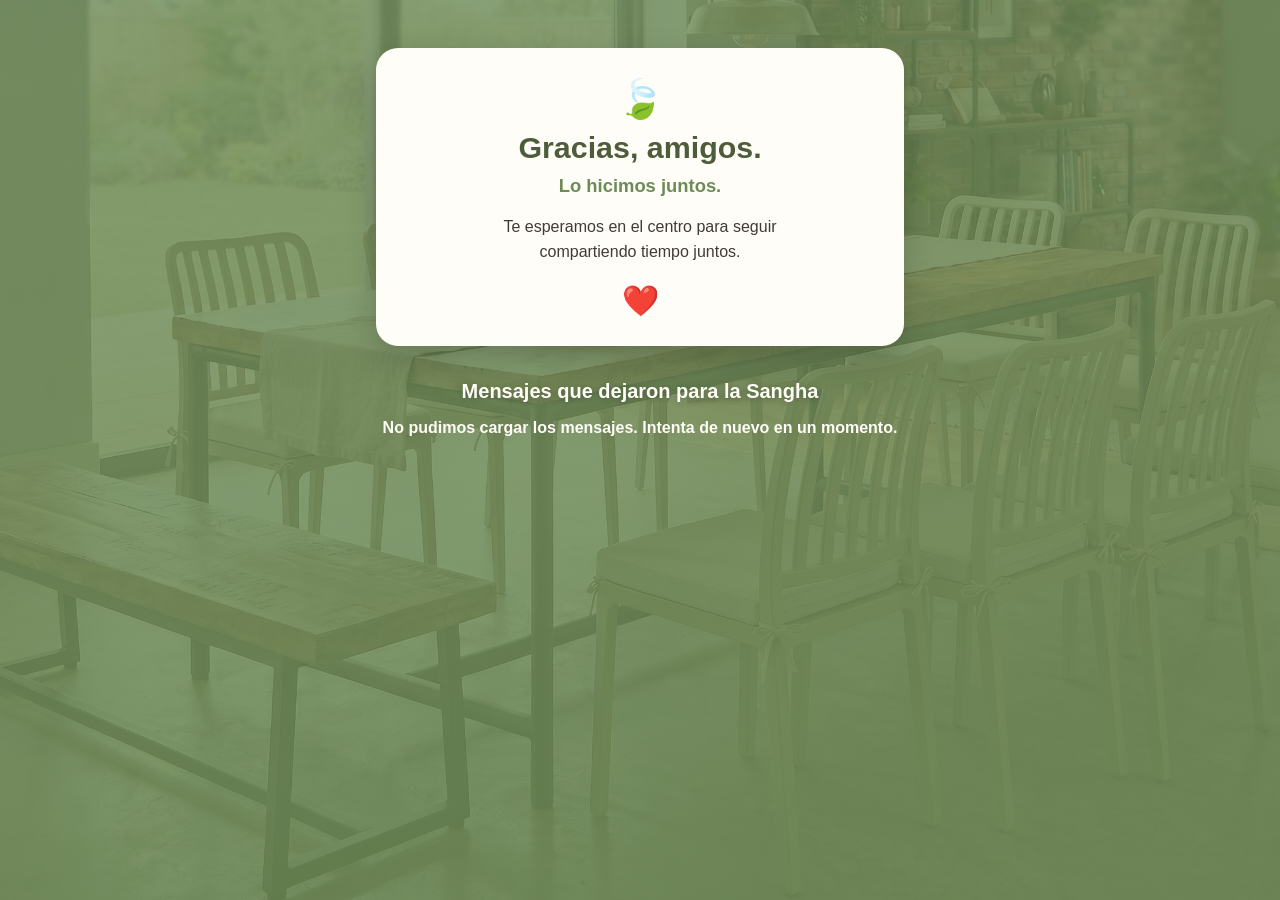
<file: index.html>
<!DOCTYPE html>
<html lang="es">

<head>

    <meta charset="UTF-8">
    <meta name="viewport" content="width=device-width, initial-scale=1.0">

    <title>Gracias, amigos — Comedor Sangha</title>

    <link rel="stylesheet" href="cierre.css">

</head>

<body>

    <main class="cierre">

        <section class="tarjeta-gracias">

            <div class="hoja">🍃</div>

            <h1>Gracias, amigos.</h1>

            <p class="lema">Lo hicimos juntos.</p>

            <p class="texto">
                Te esperamos en el centro para seguir compartiendo tiempo juntos.
            </p>

            <div class="corazon">❤️</div>

        </section>

        <h2 class="titulo-mensajes">Mensajes que dejaron para la Sangha</h2>

        <section id="listaMensajes" class="lista-mensajes" aria-live="polite">
            <p class="estado">Cargando mensajes…</p>
        </section>

    </main>

    <script src="cierre.js"></script>

</body>

</html>
</file>
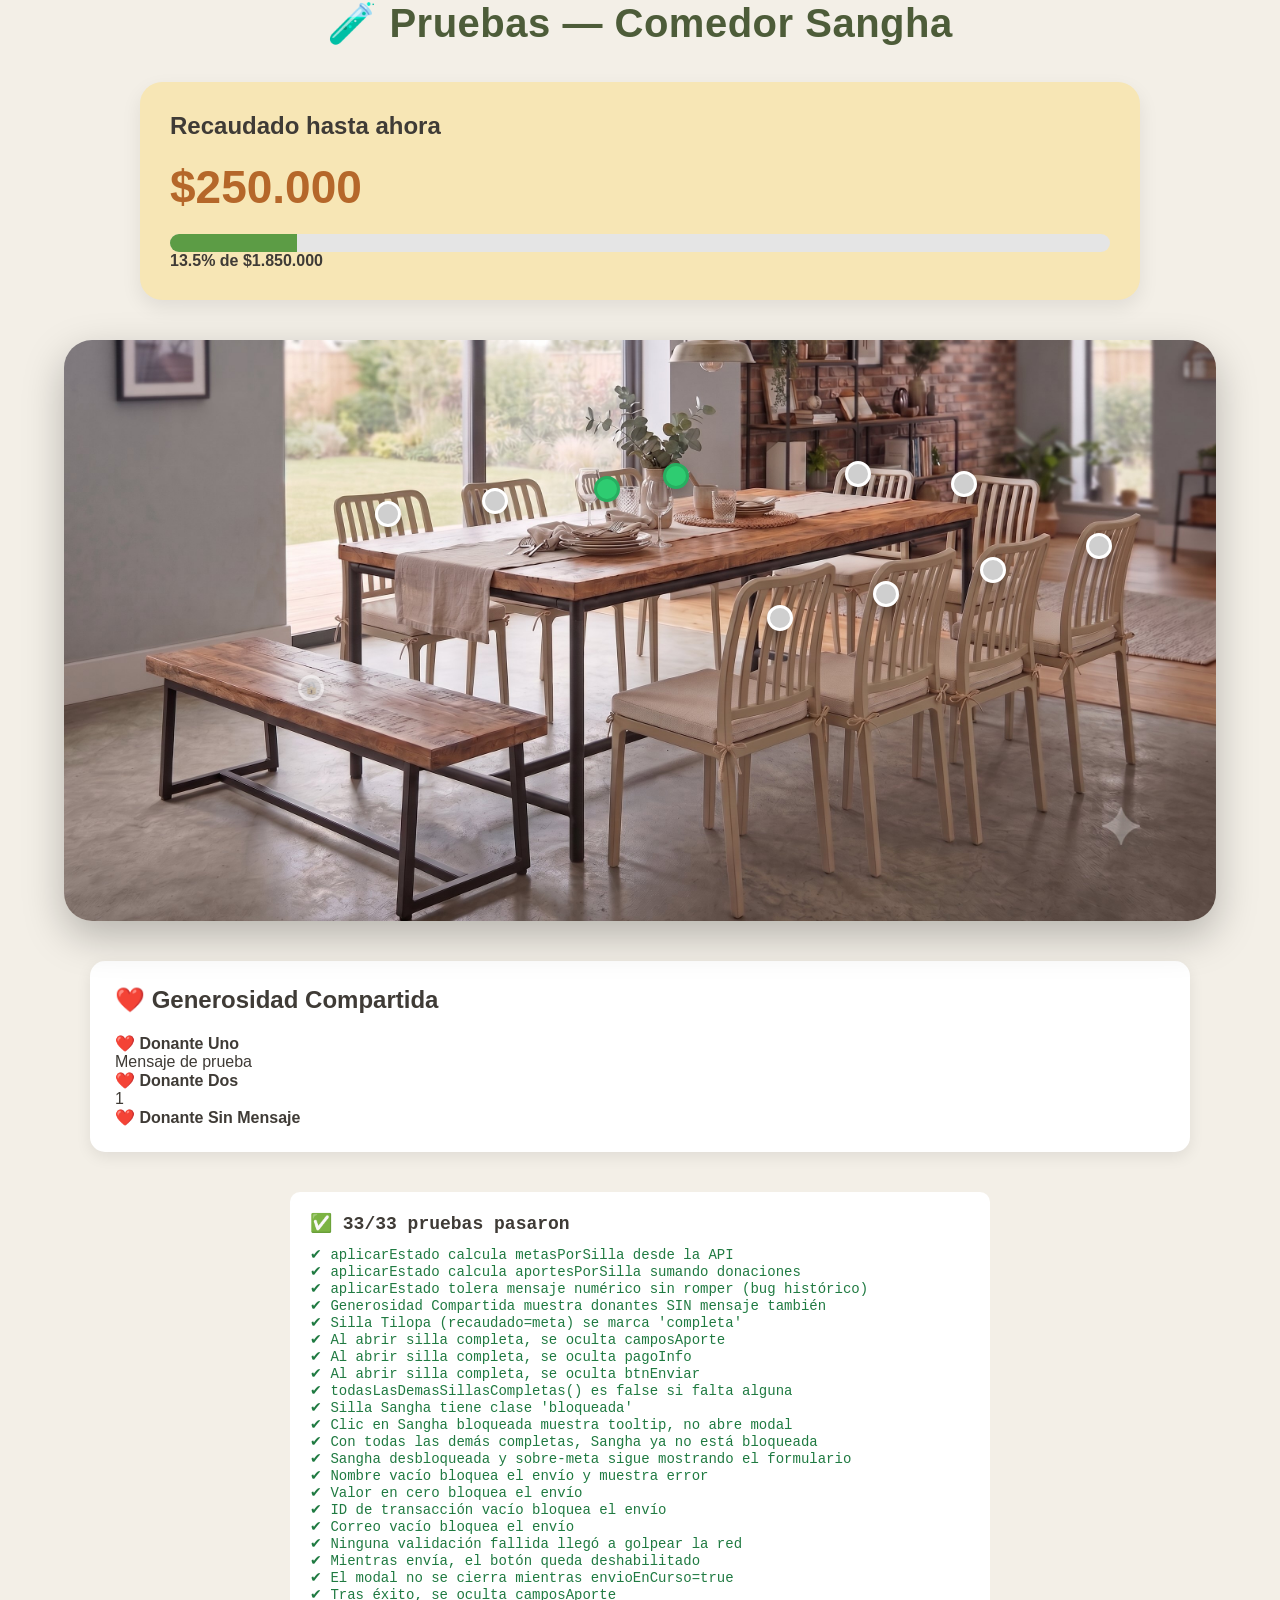
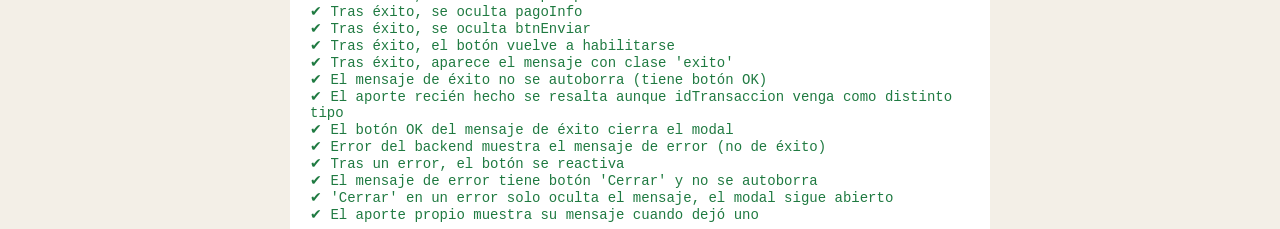
<file: tests.html>
<!DOCTYPE html>
<html lang="es">

<head>

    <meta charset="UTF-8">
    <title>Pruebas — Comedor Sangha</title>

    <link rel="stylesheet" href="styles.css">

    <style>
        #resultadosPruebas{
            max-width:700px;
            margin:20px auto;
            font-family:monospace;
            font-size:14px;
            background:white;
            padding:20px;
            border-radius:10px;
        }
        .prueba-ok{ color:#1f7a41; }
        .prueba-fail{ color:#a3312a; font-weight:bold; }
        #resumenPruebas{
            font-size:18px;
            font-weight:bold;
            margin-bottom:12px;
        }
    </style>

</head>

<body>

    <div id="overlayCargaPagina" class="overlay-carga-pagina visible">
        <div class="spinner-grande"></div>
    </div>

    <header>
        <h1>🧪 Pruebas — Comedor Sangha</h1>
    </header>

    <section class="resumen">
        <h2>Recaudado hasta ahora</h2>
        <div id="dineroTotal" class="dinero">$0</div>
        <div class="barra"><div id="barraProgreso" class="barra-interna"></div></div>
        <div id="porcentajeGeneral">0% de $1.850.000</div>
    </section>

    <main id="contenedorComedor" class="contenedor-comedor">
        <img src="assets/comedor.jpg" class="foto-comedor" alt="Comedor">
        <div id="chairLayer"></div>
    </main>

    <div id="modal" class="modal">
        <div class="modal-card">
            <div class="modal-cabecera">
                <span id="cerrarModal" class="cerrar">&times;</span>
                <h2 id="tituloModal"></h2>
            </div>
            <div id="modalCuerpo" class="modal-cuerpo">
                <div id="mensajeEstado" class="mensaje-estado"></div>
                <p id="textoModal"></p>
                <div id="listaAportesModal" class="lista-aportes-modal"></div>
                <div id="pagoInfo" class="pago-info">
                    <img src="assets/qr-brebe-cowfundingmde.jpeg" alt="QR" class="qr-pago">
                    <div class="datos-pago">
                        <span class="llave-etiqueta">Llave Bre-B</span>
                        <span class="llave-pago">@cowfundingmde</span>
                        <p class="descripcion-pago">Escanea el QR o copia la llave.</p>
                    </div>
                </div>
                <div id="camposAporte">
                    <input id="nombre" type="text" placeholder="Tu nombre *" required>
                    <input id="valor" type="number" placeholder="Valor del aporte (COP) *" required>
                    <textarea id="mensaje" placeholder="Mensaje (opcional)"></textarea>
                    <input id="idTransaccion" type="text" placeholder="ID de la transacción *" required>
                    <input id="email" type="email" placeholder="Tu correo *" required>
                </div>
            </div>
            <button id="btnEnviar">❤️ Reservar aporte</button>
            <div id="overlayCarga" class="overlay-carga"><div class="spinner-grande"></div></div>
        </div>
    </div>

    <section class="generosidad">
        <h2>❤️ Generosidad Compartida</h2>
        <div id="listaDonantes">Aún no hay aportes registrados.</div>
    </section>

    <div id="resultadosPruebas">Cargando pruebas...</div>

    <script>
        // ===============================
        // MOCK DE fetch — evita llamadas reales a Apps Script.
        // Las pruebas configuran window.__mockPost antes de simular un envío.
        // ===============================

        window.__mockEstadoInicial = {
            recaudado: 250000,
            meta: 1850000,
            metas: {
                "Silla Tilopa": 125000,
                "Silla Naropa": 125000,
                "Silla Saraha": 125000,
                "Silla Nagarjuna": 125000,
                "Silla Virupa": 125000,
                "Silla Kanhapa": 125000,
                "Silla Kukuripa": 125000,
                "Silla Lakshminkara": 125000,
                "Silla Sukhasiddhi": 125000,
                "Silla Niguma": 125000,
                "Silla Sangha": 600000
            },
            donaciones: [
                { silla:"Silla Tilopa", nombre:"Donante Uno", valor:125000, idTransaccion:"AAA1", mensaje:"Mensaje de prueba", email:"uno@test.com" },
                { silla:"Silla Naropa", nombre:"Donante Dos", valor:125000, idTransaccion:12345, mensaje:1, email:"dos@test.com" },
                { silla:"Silla Saraha", nombre:"Donante Sin Mensaje", valor:1000, idTransaccion:"AAA3", mensaje:"", email:"tres@test.com" }
            ]
        };

        window.__mockPost = null; // las pruebas lo asignan antes de simular btnEnviar.click()

        window.__llamadasFetch = [];

        window.fetch = function(url, opciones){
            window.__llamadasFetch.push({ url, opciones });

            const esPost = opciones && opciones.method === "POST";

            if (!esPost) {
                return Promise.resolve({
                    json: () => Promise.resolve(window.__mockEstadoInicial),
                    text: () => Promise.resolve(JSON.stringify(window.__mockEstadoInicial))
                });
            }

            const respuesta = window.__mockPost || { ok: true, mensaje: "Reserva registrada correctamente" };

            // Demora artificial para poder probar el estado "enviando..." de forma confiable
            return new Promise(resolve => {
                setTimeout(() => {
                    resolve({
                        text: () => Promise.resolve(JSON.stringify(respuesta))
                    });
                }, 200);
            });
        };
    </script>

    <script src="data.js"></script>
    <script src="script.js"></script>

    <script>
        // ===============================
        // ARNÉS DE PRUEBAS (sin dependencias externas)
        // ===============================

        const resultados = [];

        function assert(nombre, condicion, detalle){
            resultados.push({ nombre, ok: !!condicion, detalle: detalle || "" });
        }

        function chairPorNombre(nombre){
            return Array.from(document.querySelectorAll(".chair"))
                .find(c => c.querySelector("span").textContent === nombre);
        }

        function llenarCampos(datos){
            document.getElementById("nombre").value = datos.nombre || "";
            document.getElementById("valor").value = datos.valor || "";
            document.getElementById("mensaje").value = datos.mensaje || "";
            document.getElementById("idTransaccion").value = datos.idTransaccion || "";
            document.getElementById("email").value = datos.email || "";
        }

        function esperar(ms){
            return new Promise(r => setTimeout(r, ms));
        }

        async function correrPruebas(){

            // Esperamos a que cargue el estado inicial (mock, instantáneo pero async)
            await esperar(300);

            // ---- 1. aplicarEstado pobló correctamente los mapas ----
            assert(
                "aplicarEstado calcula metasPorSilla desde la API",
                metasPorSilla["Silla Tilopa"] === 125000 && metasPorSilla["Silla Sangha"] === 600000,
                JSON.stringify(metasPorSilla)
            );

            assert(
                "aplicarEstado calcula aportesPorSilla sumando donaciones",
                aportesPorSilla["Silla Tilopa"] === 125000 && aportesPorSilla["Silla Naropa"] === 125000,
                JSON.stringify(aportesPorSilla)
            );

            assert(
                "aplicarEstado tolera mensaje numérico sin romper (bug histórico)",
                document.getElementById("dineroTotal").textContent.includes("250.000"),
                document.getElementById("dineroTotal").textContent
            );

            assert(
                "Generosidad Compartida muestra donantes SIN mensaje también",
                document.getElementById("listaDonantes").innerHTML.includes("Donante Sin Mensaje"),
                document.getElementById("listaDonantes").innerHTML
            );

            // ---- 2. Silla completa oculta form/QR/botón ----
            const tilopa = chairPorNombre("Silla Tilopa");
            assert("Silla Tilopa (recaudado=meta) se marca 'completa'", tilopa.classList.contains("completa"));

            tilopa.click();
            assert("Al abrir silla completa, se oculta camposAporte", camposAporte.style.display === "none");
            assert("Al abrir silla completa, se oculta pagoInfo", pagoInfo.style.display === "none");
            assert("Al abrir silla completa, se oculta btnEnviar", btnEnviar.style.display === "none");
            cerrarModalCompleto();

            // ---- 3. Silla Sangha bloqueada mientras no todas las demás estén completas ----
            assert(
                "todasLasDemasSillasCompletas() es false si falta alguna",
                todasLasDemasSillasCompletas() === false
            );

            const sangha = chairPorNombre("Silla Sangha");
            assert("Silla Sangha tiene clase 'bloqueada'", sangha.classList.contains("bloqueada"));

            sangha.click();
            assert(
                "Clic en Sangha bloqueada muestra tooltip, no abre modal",
                document.querySelector(".sangha-tooltip") !== null && modal.style.display !== "flex"
            );
            cerrarTooltipSangha();

            // ---- 4. Silla Sangha desbloqueada nunca oculta el formulario, sin límite ----
            chairs.forEach(c => {
                if (c.nombre !== "Silla Sangha") aportesPorSilla[c.nombre] = metasPorSilla[c.nombre];
            });
            aportesPorSilla["Silla Sangha"] = 5000000; // muy por encima de su meta
            dibujarSillas();

            assert(
                "Con todas las demás completas, Sangha ya no está bloqueada",
                todasLasDemasSillasCompletas() === true
            );

            const sanghaDesbloqueada = chairPorNombre("Silla Sangha");
            sanghaDesbloqueada.click();
            assert(
                "Sangha desbloqueada y sobre-meta sigue mostrando el formulario",
                camposAporte.style.display === "block" && btnEnviar.style.display === "block"
            );
            cerrarModalCompleto();

            // ---- 5. Validaciones del formulario (sin llamar a fetch) ----
            const llamadasAntes = window.__llamadasFetch.length;

            const saraha = chairPorNombre("Silla Saraha");
            saraha.click();

            llenarCampos({ nombre:"", valor:"1000", idTransaccion:"X", email:"a@a.com" });
            btnEnviar.click();
            assert(
                "Nombre vacío bloquea el envío y muestra error",
                mensajeEstado.className.includes("error") && mensajeEstado.textContent.includes("nombre")
            );

            llenarCampos({ nombre:"Ana", valor:"0", idTransaccion:"X", email:"a@a.com" });
            btnEnviar.click();
            assert(
                "Valor en cero bloquea el envío",
                mensajeEstado.className.includes("error") && mensajeEstado.textContent.includes("valor")
            );

            llenarCampos({ nombre:"Ana", valor:"1000", idTransaccion:"", email:"a@a.com" });
            btnEnviar.click();
            assert(
                "ID de transacción vacío bloquea el envío",
                mensajeEstado.className.includes("error") && mensajeEstado.textContent.includes("transacción")
            );

            llenarCampos({ nombre:"Ana", valor:"1000", idTransaccion:"X", email:"" });
            btnEnviar.click();
            assert(
                "Correo vacío bloquea el envío",
                mensajeEstado.className.includes("error") && mensajeEstado.textContent.includes("correo")
            );

            assert(
                "Ninguna validación fallida llegó a golpear la red",
                window.__llamadasFetch.length === llamadasAntes
            );

            // ---- 6. Envío exitoso: oculta form/QR/botón, sube el scroll, resalta el aporte propio ----
            window.__mockPost = Object.assign({
                ok: true,
                mensaje: "Reserva registrada correctamente"
            }, window.__mockEstadoInicial, {
                recaudado: 251000,
                donaciones: window.__mockEstadoInicial.donaciones.concat([{
                    silla: "Silla Saraha",
                    nombre: "Ana",
                    valor: 1000,
                    idTransaccion: "99999999", // simula lo que Sheets guardaría como texto
                    mensaje: "",
                    email: "a@a.com"
                }])
            });

            llenarCampos({ nombre:"Ana", valor:"1000", idTransaccion:"99999999", email:"a@a.com" });
            btnEnviar.click();

            await esperar(50);
            assert("Mientras envía, el botón queda deshabilitado", btnEnviar.disabled === true);

            // Intento de cierre durante el envío: no debe cerrar
            cerrarModalCompleto();
            assert("El modal no se cierra mientras envioEnCurso=true", modal.style.display === "flex");

            await esperar(400);

            assert("Tras éxito, se oculta camposAporte", camposAporte.style.display === "none");
            assert("Tras éxito, se oculta pagoInfo", pagoInfo.style.display === "none");
            assert("Tras éxito, se oculta btnEnviar", btnEnviar.style.display === "none");
            assert("Tras éxito, el botón vuelve a habilitarse", btnEnviar.disabled === false);
            assert("Tras éxito, aparece el mensaje con clase 'exito'", mensajeEstado.className.includes("exito"));
            assert("El mensaje de éxito no se autoborra (tiene botón OK)", !!document.querySelector(".btn-ok-mensaje"));

            const propio = document.querySelector(".item-donacion.aporte-propio");
            assert(
                "El aporte recién hecho se resalta aunque idTransaccion venga como distinto tipo",
                propio !== null && propio.textContent.includes("¡Tu aporte!")
            );

            // El OK debe cerrar el modal completo
            document.querySelector(".btn-ok-mensaje").click();
            assert("El botón OK del mensaje de éxito cierra el modal", modal.style.display === "none");

            // ---- 7. Respuesta de error del backend también refresca el estado ----
            const virupa = chairPorNombre("Silla Virupa");
            virupa.click();

            window.__mockPost = Object.assign({
                ok: false,
                error: "Esta silla ya fue completada por otro amigo. ❤️"
            }, window.__mockEstadoInicial);

            llenarCampos({ nombre:"Ana", valor:"1000", idTransaccion:"Y1", email:"a@a.com" });
            btnEnviar.click();
            await esperar(300);

            assert(
                "Error del backend muestra el mensaje de error (no de éxito)",
                mensajeEstado.className.includes("error")
            );
            assert(
                "Tras un error, el botón se reactiva",
                btnEnviar.disabled === false
            );

            assert(
                "El mensaje de error tiene botón 'Cerrar' y no se autoborra",
                !!document.querySelector(".btn-ok-mensaje") && mensajeEstado.textContent.includes("Cerrar")
            );

            document.querySelector(".btn-ok-mensaje").click();
            assert(
                "'Cerrar' en un error solo oculta el mensaje, el modal sigue abierto",
                mensajeEstado.className === "mensaje-estado" && modal.style.display === "flex"
            );

            cerrarModalCompleto();

            // ---- 8. El aporte propio muestra su mensaje, si dejó uno ----
            ultimoAporteIdTransaccion = "MSG-1";
            estadoDonaciones = [
                { silla:"Silla Naropa", nombre:"Ana", valor:5000, idTransaccion:"MSG-1", mensaje:"Con cariño para la Sangha", email:"a@a.com" }
            ];
            aportesPorSilla["Silla Naropa"] = 5000;

            const naropaConMensaje = chairPorNombre("Silla Naropa");
            naropaConMensaje.click();

            const propioConMensaje = document.querySelector(".item-donacion.aporte-propio");
            assert(
                "El aporte propio muestra su mensaje cuando dejó uno",
                propioConMensaje !== null && propioConMensaje.innerHTML.includes("Con cariño para la Sangha")
            );

            cerrarModalCompleto();

            // ---- Render de resultados ----
            renderResultados();

        }

        function renderResultados(){

            const total = resultados.length;
            const fallidas = resultados.filter(r => !r.ok);
            const contenedor = document.getElementById("resultadosPruebas");

            let html = `<div id="resumenPruebas">${fallidas.length === 0 ? "✅" : "❌"} ${total - fallidas.length}/${total} pruebas pasaron</div>`;

            resultados.forEach(r => {
                html += `<div class="${r.ok ? 'prueba-ok' : 'prueba-fail'}">${r.ok ? "✔" : "✘"} ${r.nombre}${r.ok ? "" : " — " + r.detalle}</div>`;
            });

            contenedor.innerHTML = html;

            console.log(`${total - fallidas.length}/${total} pruebas OK`);
            if (fallidas.length) console.error("Pruebas fallidas:", fallidas);

        }

        correrPruebas();
    </script>

</body>

</html>
</file>
<file: cierre.css>
*{
    margin:0;
    padding:0;
    box-sizing:border-box;
}

body{
    min-height:100vh;
    font-family:'Segoe UI', Tahoma, Geneva, Verdana, sans-serif;
    color:#3f3b36;
    background:
        linear-gradient(rgba(109,139,87,.82), rgba(109,139,87,.88)),
        url("assets/comedor.jpg") center / cover fixed no-repeat;
}

.cierre{
    width:100%;
    max-width:560px;
    margin:0 auto;
    padding:20px 16px 48px;
}

.tarjeta-gracias{
    background:#fffdf7;
    border-radius:22px;
    padding:32px 24px 28px;
    text-align:center;
    box-shadow:0 12px 32px rgba(0,0,0,.18);
}

.hoja{
    font-size:38px;
    line-height:1;
    margin-bottom:12px;
}

.tarjeta-gracias h1{
    font-size:1.9rem;
    color:#4d5c39;
    margin-bottom:10px;
}

.lema{
    font-size:1.15rem;
    font-weight:700;
    color:#6d8b57;
    margin-bottom:18px;
}

.texto{
    font-size:1rem;
    line-height:1.55;
    max-width:340px;
    margin:0 auto 18px;
}

.corazon{
    font-size:30px;
}

.titulo-mensajes{
    margin:34px 8px 16px;
    text-align:center;
    font-size:1.25rem;
    color:#fffdf7;
    text-shadow:0 1px 6px rgba(0,0,0,.25);
}

.lista-mensajes{
    display:flex;
    flex-direction:column;
    gap:14px;
}

.mensaje{
    background:rgba(255,253,247,.94);
    border-radius:16px;
    padding:18px 20px;
    font-style:italic;
    line-height:1.5;
    box-shadow:0 6px 18px rgba(0,0,0,.12);
    overflow-wrap:anywhere;
}

.estado{
    text-align:center;
    color:#fffdf7;
    font-weight:600;
}

@media(min-width:700px){

    .cierre{
        padding-top:48px;
    }

}
</file>
<file: styles.css>
*{
    margin:0;
    padding:0;
    box-sizing:border-box;
}

body{
    margin:0;
    font-family:'Segoe UI', Tahoma, Geneva, Verdana, sans-serif;
    background:#f3efe7;
    color:#3f3b36;
}

}

header{
text-align: center;
    background:linear-gradient(180deg,#6d8b57,#9fb68a);

    color:white;

    padding:45px 25px;

    text-align:center;

    box-shadow:0 4px 20px rgba(0,0,0,.15);

}

header h1{
text-align: center;
    margin-bottom:18px;

    font-size:2.5rem;

    letter-spacing:.5px;

}

.subtitulo{
text-align: center;
    font-size:2.5rem;

    font-weight:900;

    margin-bottom:12px;

}

.descripcion{
  font-size:1.3rem;
    max-width:700px;
text-align: center;
    margin:auto;

    line-height:1.8;

    opacity:.96;

}

h1{

    color:#4d5c39;
    margin-bottom:15px;

}

.subtitulo{

    font-size:20px;
    font-weight:bold;
    margin-bottom:10px;

}

.descripcion{

    max-width:800px;
    margin:auto;
    line-height:1.6;

}

.resumen{

    width:92%;

    max-width:1000px;

    margin:35px auto;

    background:#f7e6b5  ;

    border-radius:22px;

    padding:30px;

    box-shadow: 0 8px 20px rgba(0,0,0,0.08);

}

.dinero{

    font-size:46px;

    color:#b5672a;

    font-weight:bold;

    margin:20px 0;

}

.barra{

    width:100%;

    height:18px;

    background:#e5e5e5;

    border-radius:30px;

    overflow:hidden;

}

.barra-interna{

    width:0%;

    height:100%;

    background:linear-gradient(90deg,#7cb342,#4caf50);

    transition:.8s;

}

.barra-interna{

    width:0%;

    height:100%;

    background:#5c9c45;

    transition:.4s;

}

#porcentajeGeneral{

    font-weight:bold;

}

.contenedor-comedor{

    width:90%;

    max-width:1200px;

    margin:40px auto;

    position:relative;

}

.foto-comedor{

    width:100%;

    display:block;

    border-radius:28px;

    box-shadow:0 15px 40px rgba(0,0,0,.25);

    transition:filter .4s ease, opacity .4s ease;

}

.overlay-carga-pagina{
    display:none;
    position:fixed;
    inset:0;
    background:rgba(243,239,231,.94);
    align-items:center;
    justify-content:center;
    z-index:2000;
    transition:opacity .3s ease;
}

.overlay-carga-pagina.visible{
    display:flex;
}

#chairLayer{

    position:absolute;

    top:0;

    left:0;

    width:100%;

    height:100%;

}

.chair{

    position:absolute;

    width:26px;

    height:26px;

    border-radius:50%;

    background:#cfcfcf;

    border:3px solid white;

    cursor:pointer;

    transition:.25s;

    box-shadow:0 5px 14px rgba(0,0,0,.30);

}
.chair.completa{
    background: #2ecc71 !important;
    border-color: #27ae60 !important;
}

.chair.bloqueada{
    opacity:.45;
    filter:grayscale(70%);
}

.chair.bloqueada::after{
    content:"🔒";
    position:absolute;
    top:50%;
    left:50%;
    transform:translate(-50%,-50%);
    font-size:12px;
    pointer-events:none;
}

.sangha-tooltip{
    position:absolute;
    bottom:calc(100% + 10px);
    left:50%;
    transform:translateX(-50%);
    width:220px;
    background:#4d5c39;
    color:white;
    padding:12px 16px;
    border-radius:14px;
    font-size:13px;
    line-height:1.5;
    text-align:center;
    box-shadow:0 10px 30px rgba(0,0,0,.25);
    z-index:50;
    animation:aparecerTooltip .2s ease;
}

.sangha-tooltip::after{
    content:"";
    position:absolute;
    top:100%;
    left:50%;
    transform:translateX(-50%);
    border:8px solid transparent;
    border-top-color:#4d5c39;
}

@keyframes aparecerTooltip{
    from{ opacity:0; transform:translate(-50%,10px); }
    to{ opacity:1; transform:translate(-50%,0); }
}

.chair:hover{

    transform:scale(1.45);

    background:#d67b2b;

}

.chair:hover{

    transform:scale(1.25);

}

.chair span{

    position:absolute;

    top:34px;

    left:50%;

    transform:translateX(-50%);

    background:white;

    border-radius:12px;

    padding:8px 12px;

    font-size:13px;

    font-weight:600;

    box-shadow:0 8px 25px rgba(0,0,0,.18);

    white-space:nowrap;

    display:none;

}

.chair:hover span{

    display:block;

}

.modal{

    display:none;

    position:fixed;

    inset:0;

    background:rgba(0,0,0,.45);

    justify-content:center;

    align-items:center;

    z-index:999;

}

.modal-card{

    position:relative;

    display:flex;

    flex-direction:column;

    width:92%;

    max-width:560px;

    max-height:85vh;

    background:white;

    border-radius:25px;

    padding:30px;

    box-shadow:0 25px 70px rgba(0,0,0,.30);

    animation:aparecer .25s ease;

    overflow:hidden;

}

.modal-cabecera{

    position:relative;

    flex-shrink:0;

}

.modal-cuerpo{

    flex:1 1 auto;

    min-height:0;

    overflow-y:auto;

}

#btnEnviar{

    flex-shrink:0;

}

.lista-aportes-modal{
    max-height:150px;
    overflow-y:auto;
    margin:8px 0 4px;
    padding-right:6px;
}

.grid-donaciones{
    display:grid;
    grid-template-columns:repeat(2, 1fr);
    gap:6px 14px;
    margin-top:8px;
}

.item-donacion{
    font-size:14px;
    white-space:nowrap;
}

.item-donacion.aporte-propio{
    grid-column:1 / -1;
    white-space:normal;
    background:#fff3d6;
    border:1px solid #e0b84c;
    border-radius:8px;
    padding:4px 10px;
    font-weight:700;
    color:#8a6d2f;
}

.mensaje-propio{
    display:inline-block;
    margin-top:4px;
    font-weight:400;
    font-style:italic;
    color:#6b4e16;
}

.sin-aportes{
    margin-top:6px;
    color:#777;
    font-size:14px;
}

.mensaje-estado{
    display:none;
    margin-bottom:14px;
    padding:12px 16px;
    border-radius:12px;
    font-size:14px;
    font-weight:600;
    line-height:1.4;
    text-align:center;
}

.mensaje-estado.exito,
.mensaje-estado.error{
    display:flex;
    align-items:center;
    justify-content:space-between;
    gap:12px;
    text-align:left;
}

.mensaje-estado.exito{
    background:#e7f7ec;
    color:#1f7a41;
    border:1px solid #b7e4c7;
}

.mensaje-estado.error{
    background:#fdeceb;
    color:#a3312a;
    border:1px solid #f3b8b3;
}

.mensaje-estado.error .btn-ok-mensaje{
    background:#a3312a;
}

.mensaje-estado.error .btn-ok-mensaje:hover{
    background:#812319;
}

.btn-ok-mensaje{
    flex-shrink:0;
    padding:6px 16px;
    border:none;
    border-radius:8px;
    background:#1f7a41;
    color:white;
    font-size:13px;
    font-weight:700;
    cursor:pointer;
}

.btn-ok-mensaje:hover{
    background:#175c31;
}

.overlay-carga{
    display:none;
    position:absolute;
    inset:0;
    background:rgba(255,255,255,.8);
    border-radius:25px;
    align-items:center;
    justify-content:center;
}

.overlay-carga.visible{
    display:flex;
}

.spinner-grande{
    width:42px;
    height:42px;
    border:4px solid #e6d19a;
    border-top-color:#b55d27;
    border-radius:50%;
    animation:girar .8s linear infinite;
}

.spinner-boton{
    display:inline-block;
    width:14px;
    height:14px;
    margin-right:8px;
    vertical-align:middle;
    border:2px solid rgba(255,255,255,.5);
    border-top-color:#fff;
    border-radius:50%;
    animation:girar .7s linear infinite;
}

@keyframes girar{
    to{ transform:rotate(360deg); }
}

.cerrar{

    position:absolute;

    right:20px;

    top:15px;

    font-size:30px;

    cursor:pointer;

}

.pago-info{
    display:flex;
    flex-direction:row;
    align-items:center;
    gap:20px;
    margin-top:18px;
    padding:20px;
    background:#f7f3ea;
    border:1px solid #e6d19a;
    border-radius:14px;
}

.qr-pago{
    width:190px;
    height:190px;
    object-fit:contain;
    border-radius:8px;
    background:white;
    flex-shrink:0;
}

.datos-pago{
    display:flex;
    flex-direction:column;
    align-items:flex-start;
    text-align:left;
    min-width:0;
}

@media(max-width:480px){

    .pago-info{
        flex-direction:column;
        text-align:center;
    }

    .datos-pago{
        align-items:center;
        text-align:center;
    }

}

.llave-etiqueta{
    font-size:12px;
    text-transform:uppercase;
    letter-spacing:.5px;
    color:#8a6d2f;
    font-weight:600;
}

.llave-pago{
    font-size:18px;
    font-weight:800;
    color:#4d5c39;
    margin:2px 0 6px;
}

.descripcion-pago{
    font-size:12.5px;
    line-height:1.4;
    color:#6b4e16;
}

.modal-card input,
.modal-card textarea{

    width:100%;

    margin-top:15px;

    padding:12px;

    border-radius:10px;

    border:1px solid #ccc;

    font-size:15px;

}

.modal-card textarea{

    height:64px;

    resize:none;

}

#btnEnviar{

    margin-top:20px;

    width:100%;

    padding:14px;

    border:none;

    border-radius:12px;

    background:#b55d27;

    color:white;

    font-size:17px;

    cursor:pointer;

}

#btnEnviar:hover{

    background:#96491a;

}

.generosidad{

    width:90%;

    max-width:1100px;

    margin:40px auto;

    background:white;

    border-radius:15px;

    padding:25px;

    box-shadow:0 5px 15px rgba(0,0,0,.08);

}

.generosidad h2{

    margin-bottom:20px;

}

footer{

    margin:50px 20px;

    text-align:center;

    color:#777;

    line-height:1.6;

}

@media(max-width:800px){

    .chair{

        width:26px;

        height:26px;

    }

    .chair span{

        font-size:10px;

    }

}
@keyframes aparecer{

from{

opacity:0;

transform:translateY(30px);

}

to{

opacity:1;

transform:translateY(0);

}

}
.instrucciones{

    max-width: 700px;

    margin: 20px auto;

    padding: 16px 22px;

    background: #fff8e6;

    border: 1px solid #e6d19a;

    border-radius: 14px;

    text-align: center;

    font-size: 1.1rem;

    color: #6b4e16;

    box-shadow: 0 4px 12px rgba(0,0,0,0.06);

}
</file>
